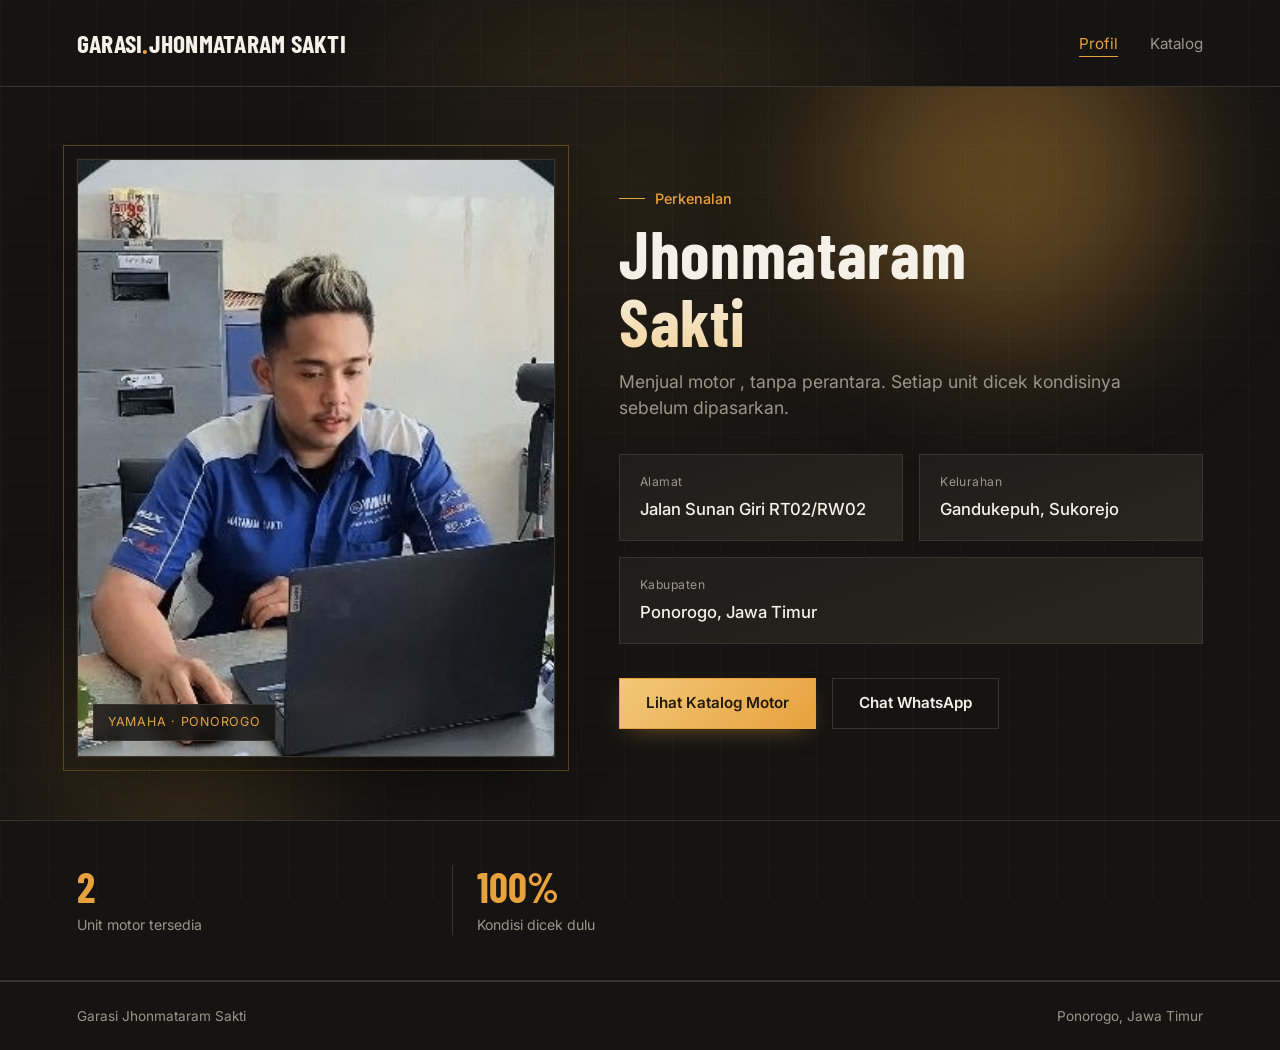
<file: index.html>
<!DOCTYPE html>
<html lang="id">
<head>
<meta charset="UTF-8">
<meta name="viewport" content="width=device-width, initial-scale=1.0">
<title>Jhonmataram Sakti — Garasi Jhonmataram Sakti</title>
<link rel="stylesheet" href="style.css">
</head>
<body>

<header>
  <div class="brand">GARASI<span>.</span>JHONMATARAM SAKTI</div>
  <nav>
    <a href="index.html" class="active">Profil</a>
    <a href="katalog.html">Katalog</a>
  </nav>
</header>

<section class="profile-hero">
  <div class="orb orb-1"></div>
  <div class="orb orb-2"></div>
  <div class="profile-photo-wrap reveal">
    <img class="profile-photo" src="assets/foto-profil.jpeg" alt="Foto Jhonmataram Sakti">
    <div class="photo-frame-tag">YAMAHA · PONOROGO</div>
  </div>

  <div class="profile-info">
    <div class="eyebrow reveal">Perkenalan</div>
    <h1 class="reveal">Jhonmataram<br>Sakti</h1>
    <p class="role reveal">Menjual motor , tanpa perantara. Setiap unit dicek kondisinya sebelum dipasarkan.</p>

    <div class="info-cards">
      <div class="info-card reveal">
        <div class="label">Alamat</div>
        <div class="value">Jalan Sunan Giri RT02/RW02</div>
      </div>
      <div class="info-card reveal">
        <div class="label">Kelurahan</div>
        <div class="value">Gandukepuh, Sukorejo</div>
      </div>
      <div class="info-card full reveal">
        <div class="label">Kabupaten</div>
        <div class="value">Ponorogo, Jawa Timur</div>
      </div>
    </div>

    <div class="cta-row reveal">
      <a href="katalog.html" class="btn btn-primary">Lihat Katalog Motor</a>
      <a href="https://wa.me/6282264729203?text=Halo%2C%20saya%20mau%20tanya-tanya%20soal%20motor%20yang%20dijual." target="_blank" class="btn btn-ghost">Chat WhatsApp</a>
    </div>
  </div>
</section>

<section class="stat-strip">
  <div class="reveal">
    <div class="num">2</div>
    <div class="lbl">Unit motor tersedia</div>
  </div>
  <!-- <div class="reveal">
    <div class="num">1</div>
    <div class="lbl">Pemilik langsung</div>
  </div> -->
  <div class="reveal">
    <div class="num">100%</div>
    <div class="lbl">Kondisi dicek dulu</div>
  </div>
</section>

<footer>
  <div>Garasi Jhonmataram Sakti</div>
  <div>Ponorogo, Jawa Timur</div>
</footer>

<script src="script.js"></script>
</body>
</html>
</file>
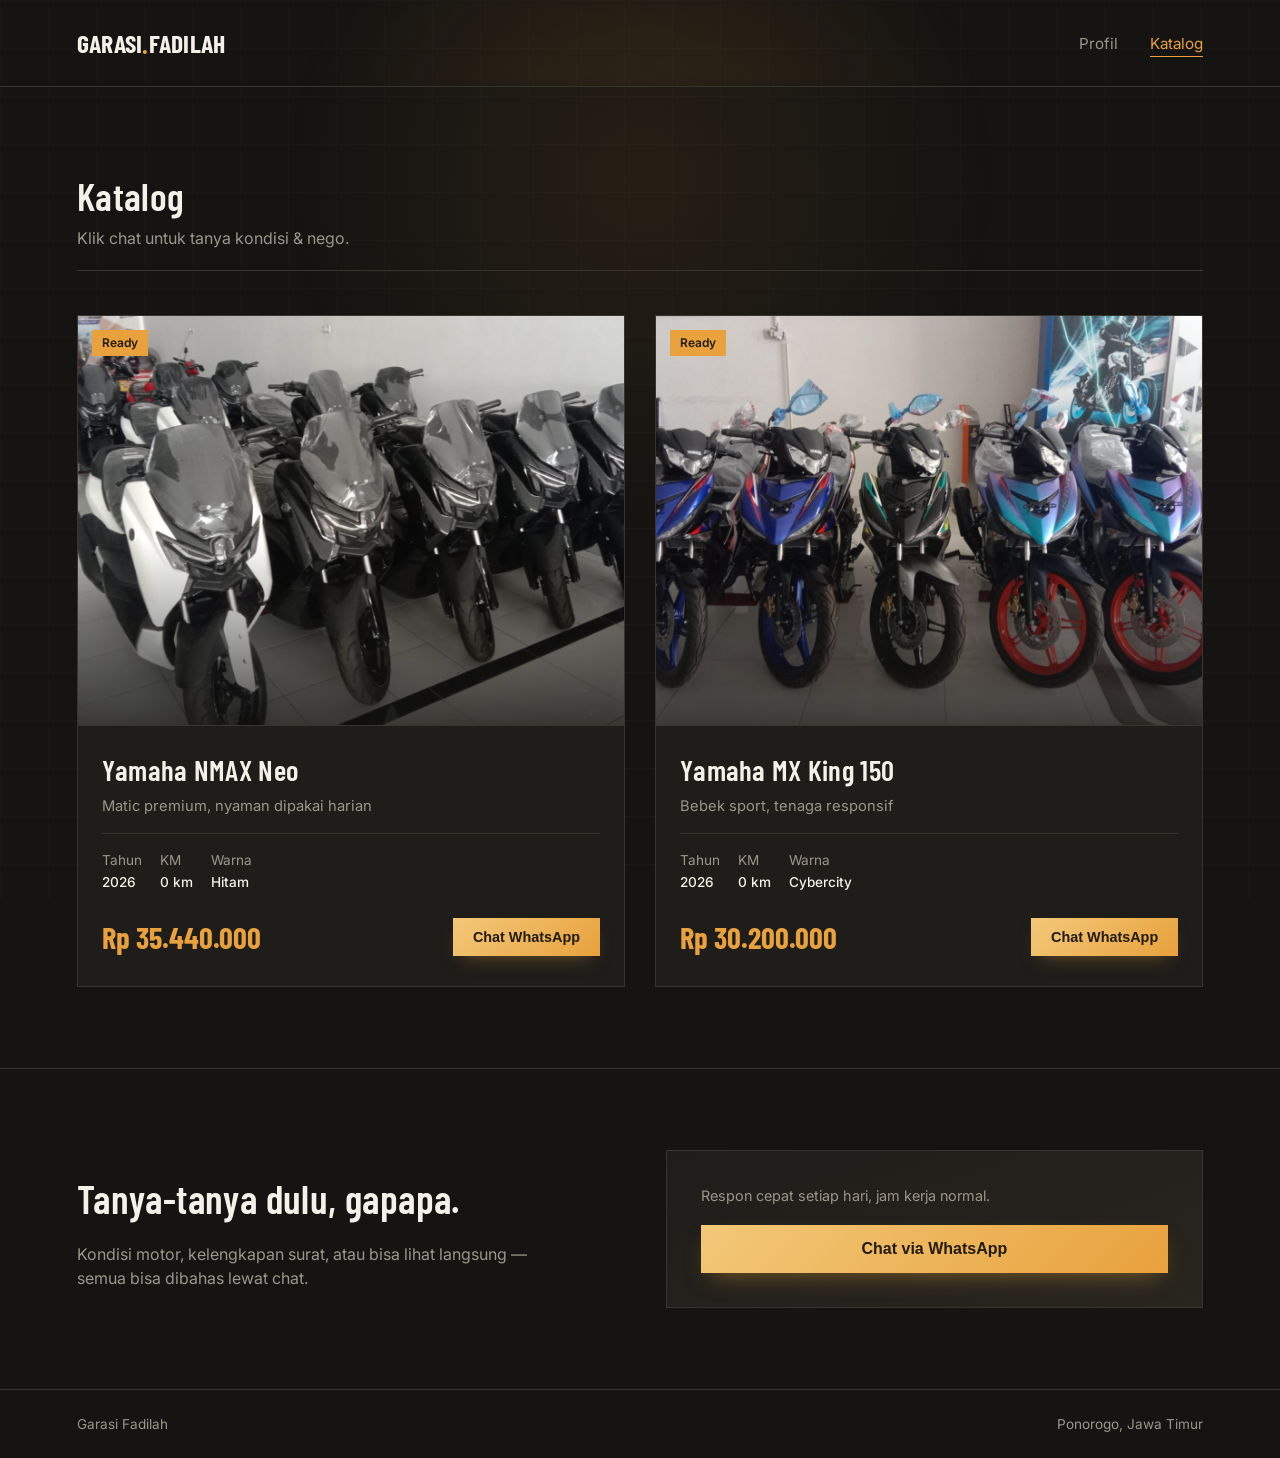
<file: katalog.html>
<!DOCTYPE html>
<html lang="id">
<head>
<meta charset="UTF-8">
<meta name="viewport" content="width=device-width, initial-scale=1.0">
<title>Katalog Motor — Garasi Fadilah</title>
<link rel="stylesheet" href="style.css">
</head>
<body>

<header>
  <div class="brand">GARASI<span>.</span>FADILAH</div>
  <nav>
    <a href="index.html">Profil</a>
    <a href="katalog.html" class="active">Katalog</a>
  </nav>
</header>

<section class="catalog" id="katalog">
  <div class="catalog-head reveal">
    <div>
      <h2>Katalog</h2>
      <p>Klik chat untuk tanya kondisi &amp; nego.</p>
    </div>
  </div>

  <div class="grid">

    <div class="card reveal">
      <div class="card-media">
        <span class="card-status">Ready</span>
        <img src="assets/nmax-neo.jpeg" alt="Yamaha NMAX Neo">
      </div>
      <div class="card-body">
        <h3>Yamaha NMAX Neo</h3>
        <div class="tagline">Matic premium, nyaman dipakai harian</div>
        <div class="specs">
          <div>Tahun<span>2026</span></div>
          <div>KM<span> 0 km</span></div>
          <div>Warna<span>Hitam</span></div>
        </div>
        <div class="price-row">
          <div class="price">Rp 35.440.000</div>
          <button class="btn-wa" onclick="window.open('https://wa.me/6282264729203?text=' + encodeURIComponent('Halo, saya tertarik dengan Yamaha NMAX Neo yang dijual.'), '_blank')">Chat WhatsApp</button>
        </div>
      </div>
    </div>

    <div class="card reveal">
      <div class="card-media">
        <span class="card-status">Ready</span>
        <img src="assets/mx-king.jpeg" alt="Yamaha MX King 150">
      </div>
      <div class="card-body">
        <h3>Yamaha MX King 150</h3>
        <div class="tagline">Bebek sport, tenaga responsif</div>
        <div class="specs">
          <div>Tahun<span>2026</span></div>
          <div>KM<span> 0 km</span></div>
          <div>Warna<span>Cybercity</span></div>
        </div>
        <div class="price-row">
          <div class="price">Rp 30.200.000</div>
          <button class="btn-wa" onclick="window.open('https://wa.me/6282264729203?text=' + encodeURIComponent('Halo, saya tertarik dengan Yamaha MX King 150 yang dijual.'), '_blank')">Chat WhatsApp</button>
        </div>
      </div>
    </div>

  </div>
</section>

<section class="contact" id="kontak">
  <div class="reveal">
    <h2>Tanya-tanya dulu, gapapa.</h2>
    <p>Kondisi motor, kelengkapan surat, atau bisa lihat langsung — semua bisa dibahas lewat chat.</p>
  </div>
  <div class="contact-box reveal">
    <p class="small">Respon cepat setiap hari, jam kerja normal.</p>
    <button class="btn-wa-big" onclick="window.open('https://wa.me/6282264729203?text=' + encodeURIComponent('Halo, saya mau tanya-tanya soal motor yang dijual.'), '_blank')">Chat via WhatsApp</button>
  </div>
</section>

<footer>
  <div>Garasi Fadilah</div>
  <div>Ponorogo, Jawa Timur</div>
</footer>

<script src="script.js"></script>
</body>
</html>
</file>
<file: style.css>
@import url('https://fonts.googleapis.com/css2?family=Barlow+Condensed:wght@500;600;700&family=Inter:wght@400;500;600&display=swap');

:root{
  --bg: #151412;
  --surface: #1F1D1A;
  --surface-2: #29261F;
  --accent: #E8A13C;
  --accent-2: #F2C879;
  --accent-dim: #8A6428;
  --accent-soft: rgba(232, 161, 60, 0.14);
  --text: #F5F1E9;
  --muted: #9C958A;
  --line: #38352F;
}
*{box-sizing:border-box; margin:0; padding:0;}
html{ scroll-behavior: smooth; }
body{
  background: var(--bg);
  color: var(--text);
  font-family: 'Inter', sans-serif;
  line-height: 1.5;
  overflow-x: hidden;
  position: relative;
  opacity: 0;
  animation: pageIn 0.6s ease forwards;
}
@keyframes pageIn{ to{ opacity: 1; } }

/* Spotlight cursor glow */
body::before{
  content: "";
  position: fixed;
  inset: 0;
  z-index: 1;
  pointer-events: none;
  background: radial-gradient(600px circle at var(--mx, 50%) var(--my, 20%), rgba(232,161,60,0.08), transparent 60%);
  transition: background 0.15s ease;
}

/* faint grid texture */
body::after{
  content: "";
  position: fixed; inset: 0;
  z-index: 0;
  pointer-events: none;
  background-image:
    linear-gradient(rgba(255,255,255,0.02) 1px, transparent 1px),
    linear-gradient(90deg, rgba(255,255,255,0.02) 1px, transparent 1px);
  background-size: 48px 48px;
}

header, .profile-hero, .stat-strip, .catalog, .contact, footer{
  position: relative;
  z-index: 2;
}

h1, h2, h3, .brand{
  font-family: 'Barlow Condensed', sans-serif;
  letter-spacing: 0.01em;
}
a{ color: inherit; text-decoration: none; }
img{ max-width: 100%; display:block; }

/* NAV */
header{
  display:flex; justify-content:space-between; align-items:center;
  padding: 24px 6vw;
  border-bottom: 1px solid var(--line);
  backdrop-filter: blur(6px);
}
.brand{ font-size: 1.6rem; font-weight: 700; }
.brand span{ color: var(--accent); }
nav a{
  position: relative;
  color: var(--muted);
  margin-left: 28px;
  font-size: 0.95rem;
  transition: color 0.25s ease;
  padding-bottom: 4px;
}
nav a::after{
  content: "";
  position: absolute; left:0; bottom:0;
  width: 100%; height: 1px;
  background: var(--accent);
  transform: scaleX(0);
  transform-origin: right;
  transition: transform 0.3s ease;
}
nav a:hover{ color: var(--text); }
nav a:hover::after, nav a.active::after{ transform: scaleX(1); transform-origin: left; }
nav a.active{ color: var(--accent); }

footer{
  padding: 24px 6vw;
  border-top: 1px solid var(--line);
  color: var(--muted);
  font-size: 0.85rem;
  display:flex; justify-content:space-between;
}

/* Shared reveal animation */
.reveal{
  opacity: 0;
  transform: translateY(24px);
  transition: opacity 0.8s cubic-bezier(.2,.8,.2,1), transform 0.8s cubic-bezier(.2,.8,.2,1);
}
.reveal.is-visible{
  opacity: 1;
  transform: translateY(0);
}

/* Floating accent orbs */
.orb{
  position: absolute;
  border-radius: 50%;
  filter: blur(70px);
  opacity: 0.35;
  pointer-events: none;
  z-index: 0;
  animation: float 9s ease-in-out infinite;
}
.orb-1{ width: 340px; height: 340px; background: var(--accent); top: -80px; right: 8vw; animation-delay: 0s; }
.orb-2{ width: 260px; height: 260px; background: #7A5A2A; bottom: -60px; left: 4vw; animation-delay: 2.5s; }
@keyframes float{
  0%, 100%{ transform: translateY(0) translateX(0); }
  50%{ transform: translateY(-24px) translateX(14px); }
}

/* ===== DASHBOARD / PROFIL ===== */
.profile-hero{
  padding: 8vh 6vw 7vh;
  display: grid;
  grid-template-columns: 0.9fr 1.1fr;
  gap: 5vw;
  align-items: center;
  border-bottom: 1px solid var(--line);
  overflow: hidden;
}
.profile-photo-wrap{
  position: relative;
  aspect-ratio: 4/5;
  perspective: 900px;
  z-index: 2;
}
.profile-photo-wrap::before{
  content: "";
  position: absolute;
  inset: -14px;
  border: 1px solid var(--accent-dim);
  z-index: -1;
  opacity: 0.6;
}
.profile-photo{
  width: 100%; height: 100%;
  object-fit: cover;
  border: 1px solid var(--line);
  box-shadow: 0 30px 60px -20px rgba(0,0,0,0.6), 0 0 0 1px rgba(232,161,60,0.05);
  transition: transform 0.25s ease, box-shadow 0.4s ease;
  will-change: transform;
}
.profile-photo-wrap:hover .profile-photo{
  box-shadow: 0 30px 70px -16px rgba(0,0,0,0.7), 0 0 40px -6px rgba(232,161,60,0.25);
}
.photo-frame-tag{
  position:absolute; bottom:16px; left:16px;
  background: rgba(21,20,18,0.85);
  border: 1px solid var(--line);
  padding: 8px 14px;
  font-size: 0.78rem;
  letter-spacing: 0.06em;
  color: var(--accent);
  backdrop-filter: blur(6px);
}

.profile-info{ position: relative; z-index: 2; }
.profile-info .eyebrow{
  color: var(--accent);
  font-size: 0.9rem;
  font-weight: 500;
  margin-bottom: 10px;
  display: flex; align-items: center; gap: 10px;
}
.profile-info .eyebrow::before{
  content: "";
  width: 26px; height: 1px;
  background: var(--accent);
  display: inline-block;
}
.profile-info h1{
  font-size: clamp(2.6rem, 5.2vw, 4.4rem);
  font-weight: 700;
  line-height: 1.02;
  background: linear-gradient(180deg, var(--text) 40%, var(--accent-2) 130%);
  -webkit-background-clip: text;
  background-clip: text;
  -webkit-text-fill-color: transparent;
}
.profile-info .role{
  color: var(--muted);
  margin-top: 14px;
  font-size: 1.1rem;
  max-width: 46ch;
}

.info-cards{
  margin-top: 32px;
  display: grid;
  grid-template-columns: 1fr 1fr;
  gap: 16px;
}
.info-card{
  background: linear-gradient(160deg, var(--surface), var(--surface-2));
  border: 1px solid var(--line);
  padding: 18px 20px;
  position: relative;
  overflow: hidden;
  transition: border-color 0.3s ease, transform 0.3s ease, box-shadow 0.3s ease;
}
.info-card:hover{
  border-color: var(--accent-dim);
  transform: translateY(-4px);
  box-shadow: 0 16px 30px -18px rgba(0,0,0,0.6);
}
.info-card::before{
  content: "";
  position: absolute; top:0; left:0; right:0; height: 2px;
  background: linear-gradient(90deg, var(--accent), transparent);
  transform: scaleX(0);
  transform-origin: left;
  transition: transform 0.45s ease;
}
.info-card:hover::before{ transform: scaleX(1); }
.info-card .label{
  font-size: 0.76rem; color: var(--muted); letter-spacing: 0.04em;
}
.info-card .value{
  margin-top: 6px; font-size: 1.04rem; font-weight: 500;
}
.info-card.full{ grid-column: 1 / -1; }

.cta-row{
  margin-top: 34px;
  display: flex; gap: 16px; flex-wrap: wrap;
}
.btn{
  padding: 13px 26px;
  font-weight: 600;
  font-size: 0.95rem;
  border: 1px solid var(--line);
  cursor: pointer;
  background: transparent;
  color: var(--text);
  transition: all 0.3s ease;
  display: inline-flex; align-items: center; gap: 8px;
  position: relative;
}
.btn-primary{
  background: linear-gradient(135deg, var(--accent-2), var(--accent));
  color: #221A0A;
  border-color: var(--accent);
  box-shadow: 0 8px 24px -10px rgba(232,161,60,0.5);
}
.btn-primary:hover{
  transform: translateY(-2px);
  box-shadow: 0 14px 30px -10px rgba(232,161,60,0.65);
}
.btn-ghost:hover{
  border-color: var(--accent);
  color: var(--accent);
  transform: translateY(-2px);
}

/* stat strip */
.stat-strip{
  padding: 5vh 6vw;
  display: grid;
  grid-template-columns: repeat(3, 1fr);
  border-bottom: 1px solid var(--line);
}
.stat-strip > div{
  padding: 0 24px;
  border-left: 1px solid var(--line);
  transition: transform 0.3s ease;
}
.stat-strip > div:hover{ transform: translateY(-3px); }
.stat-strip > div:first-child{ border-left: none; padding-left: 0; }
.stat-strip .num{
  font-family: 'Barlow Condensed', sans-serif;
  font-size: 2.6rem; font-weight: 700; color: var(--accent);
  line-height: 1;
}
.stat-strip .lbl{
  color: var(--muted); font-size: 0.88rem; margin-top: 6px;
}

@media (max-width: 760px){
  .profile-hero{ grid-template-columns: 1fr; }
  .info-cards{ grid-template-columns: 1fr; }
  .stat-strip{ grid-template-columns: 1fr; gap: 18px; }
  .stat-strip > div{ border-left: none; padding-left: 0; border-top: 1px solid var(--line); padding-top: 18px; }
  .stat-strip > div:first-child{ border-top: none; padding-top: 0; }
  nav a{ margin-left: 14px; font-size: 0.85rem; }
}

/* ===== KATALOG ===== */
.catalog{ padding: 9vh 6vw; }
.catalog-head{
  display:flex; justify-content:space-between; align-items:flex-end;
  margin-bottom: 44px;
  border-bottom: 1px solid var(--line);
  padding-bottom: 20px;
}
.catalog-head h2{
  font-size: 2.4rem; font-weight:600;
}
.catalog-head p{ color: var(--muted); }

.grid{
  display:grid;
  grid-template-columns: repeat(auto-fit, minmax(340px, 1fr));
  gap: 30px;
}
.card{
  background: var(--surface);
  border: 1px solid var(--line);
  display:flex; flex-direction:column;
  overflow:hidden;
  transition: transform 0.4s cubic-bezier(.2,.8,.2,1), border-color 0.3s ease, box-shadow 0.4s ease;
}
.card:hover{
  transform: translateY(-6px);
  border-color: var(--accent-dim);
  box-shadow: 0 24px 50px -22px rgba(0,0,0,0.7);
}
.card-media{
  aspect-ratio: 4/3;
  position:relative;
  overflow: hidden;
  border-bottom: 1px solid var(--line);
  background: var(--surface-2);
}
.card-media img{
  width: 100%; height: 100%;
  object-fit: cover;
  transition: transform 0.6s cubic-bezier(.2,.8,.2,1), filter 0.4s ease;
  filter: saturate(1.02);
}
.card:hover .card-media img{
  transform: scale(1.08);
}
.card-media::after{
  content: "";
  position: absolute; inset: 0;
  background: linear-gradient(180deg, transparent 55%, rgba(15,14,12,0.75) 100%);
  pointer-events: none;
}
.card-status{
  position:absolute; top:14px; left:14px;
  background: var(--accent); color:#221A0A;
  font-size:0.75rem; font-weight:600;
  padding: 4px 10px;
  z-index: 2;
}
.card-body{ padding: 22px 24px 26px; flex:1; display:flex; flex-direction:column; }
.card-body h3{ font-size:1.8rem; font-weight:600; }
.card-body .tagline{ color: var(--muted); font-size:0.92rem; margin-top:4px; }
.specs{
  display:flex; gap: 18px;
  margin-top:16px; padding-top:16px;
  border-top: 1px solid var(--line);
  font-size:0.85rem; color: var(--muted);
}
.specs div span{ display:block; color: var(--text); font-weight:500; margin-top:2px; }
.price-row{
  display:flex; justify-content:space-between; align-items:center;
  margin-top:22px;
}
.price{ font-family:'Barlow Condensed', sans-serif; font-size:1.9rem; font-weight:700; color:var(--accent); }
.btn-wa{
  background: linear-gradient(135deg, var(--accent-2), var(--accent));
  color: #221A0A;
  padding: 11px 20px;
  font-weight:600;
  font-size:0.9rem;
  border: none;
  cursor:pointer;
  transition: transform 0.25s ease, box-shadow 0.25s ease;
  box-shadow: 0 8px 20px -10px rgba(232,161,60,0.5);
}
.btn-wa:hover{ transform: translateY(-2px); box-shadow: 0 12px 26px -10px rgba(232,161,60,0.65); }

.contact{
  padding: 9vh 6vw;
  border-top: 1px solid var(--line);
  display:grid;
  grid-template-columns: 1fr 1fr;
  gap: 4vw;
  align-items:center;
}
.contact h2{ font-size: 2.5rem; font-weight:600; margin-bottom: 14px; }
.contact p{ color: var(--muted); max-width: 48ch; }
.contact-box{
  background: linear-gradient(160deg, var(--surface), var(--surface-2));
  border: 1px solid var(--line);
  padding: 34px;
}
.contact-box p.small{ color:var(--muted); font-size:0.9rem; margin-bottom:18px; }
.btn-wa-big{
  display:inline-flex; align-items:center; gap:10px;
  background: linear-gradient(135deg, var(--accent-2), var(--accent));
  color:#221A0A;
  padding: 15px 24px; font-weight:600; width:100%;
  justify-content:center; border:none; cursor:pointer; font-size:1rem;
  transition: transform 0.25s ease, box-shadow 0.25s ease;
  box-shadow: 0 10px 24px -10px rgba(232,161,60,0.5);
}
.btn-wa-big:hover{ transform: translateY(-2px); box-shadow: 0 16px 32px -10px rgba(232,161,60,0.65); }
</file>
